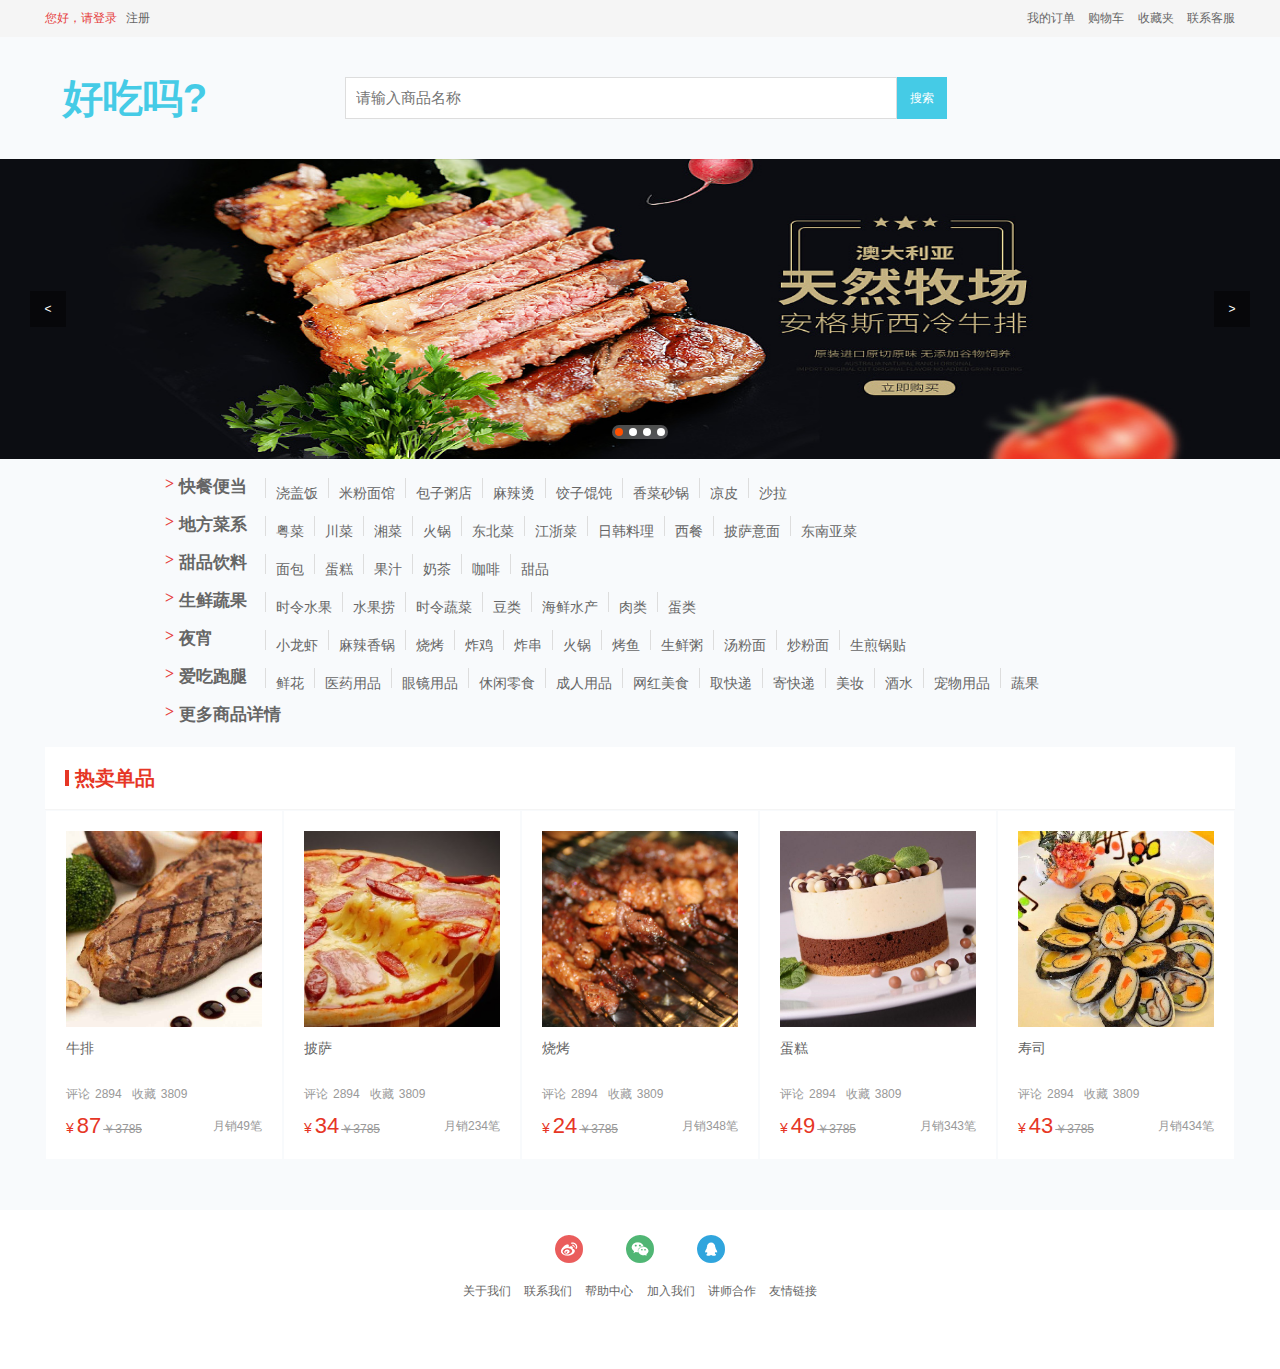
<file: index.html>
<!DOCTYPE html>
<html lang="en">

<head>
  <meta charset="UTF-8">
  <meta http-equiv="X-UA-Compatible" content="ie=edge,chrome=1">
  <title>好吃吗</title>
  <meta name="description" content="外卖网站">
  <link rel="stylesheet" href="css/iconfont.css">
  <link rel="stylesheet" href="css/index.css">

<body>
  <div class="top-nav">
    <div class="w clearfix">
      <div class="login">
        <a href="#" class="h">您好，请登录</a>
        <a href="#">注册</a>
      </div>
      <ul class="nav-list">
        <li>
          <a href="#" class="link">我的订单</a>
        </li>
        <li>
          <a href="#" class="link">购物车</a>
        </li>
        <li>
          <a href="#" class="link">收藏夹</a>
        </li>
        <li>
          <a href="#" class="link">联系客服</a>
        </li>
      </ul>
    </div>
  </div>
  <div class="searchWrap">
    <div class="w">
      <a href="#" class="logo">好吃吗?</a>
      <div class="search-box clearfix">
        <input class="searchInput" type="text" id="searchInput" placeholder="请输入商品名称">
        <button class="search-btn">搜索</button>
        <ul id="search-suggest" class="search-suggest">

        </ul>
      </div>
    </div>
  </div>

  <div class="banner-wrap">
    <div class="banner">
      <ul id="swiper">

      </ul>
      <div class="prev swiper-arrow"><</div>
      <div class="next swiper-arrow">></div>
      <div id="indicators" class="indicators">
      </div>
    </div>
  </div>

  <div class="w menu clearfix">
    <li class="list-item">
      <div class="subcate">
        <dl class="subcate_item">
          <dt class="subcate_title">
            <a href="detail.html" class="subcate_link">快餐便当<i class="iconfont subcate_title_arrow">></i></a>
          </dt>
          <dd class="subcate_con clearfix">
            <a href="detail.html" class="subcate_con_lk">浇盖饭</a>
            <a href="detail.html" class="subcate_con_lk">米粉面馆</a>
            <a href="detail.html" class="subcate_con_lk">包子粥店</a>
            <a href="detail.html" class="subcate_con_lk">麻辣烫</a>
            <a href="detail.html" class="subcate_con_lk">饺子馄饨</a>
            <a href="detail.html" class="subcate_con_lk">香菜砂锅</a>
            <a href="detail.html" class="subcate_con_lk">凉皮</a>
            <a href="detail.html" class="subcate_con_lk">沙拉</a></dd>
        </dl>
        <dl class="subcate_item">
          <dt class="subcate_title">
            <a href="detail.html" class="subcate_link">地方菜系<i class="iconfont subcate_title_arrow">></i></a>
          </dt>
          <dd class="subcate_con clearfix">
            <a href="detail.html" class="subcate_con_lk">粤菜</a>
            <a href="detail.html" class="subcate_con_lk">川菜</a>
            <a href="detail.html" class="subcate_con_lk">湘菜</a>
            <a href="detail.html" class="subcate_con_lk">火锅</a>
            <a href="detail.html" class="subcate_con_lk">东北菜</a>
            <a href="detail.html" class="subcate_con_lk">江浙菜</a>
            <a href="detail.html" class="subcate_con_lk">日韩料理</a>
            <a href="detail.html" class="subcate_con_lk">西餐</a>
            <a href="detail.html" class="subcate_con_lk">披萨意面</a>
            <a href="detail.html" class="subcate_con_lk">东南亚菜</a>
          </dd>
        </dl>
        <dl class="subcate_item">
          <dt class="subcate_title">
            <a href="detail.html" class="subcate_link">甜品饮料<i class="iconfont subcate_title_arrow">></i></a>
          </dt>
          <dd class="subcate_con clearfix">
            <a href="detail.html" class="subcate_con_lk">面包</a>
            <a href="detail.html" class="subcate_con_lk">蛋糕</a>
            <a href="detail.html" class="subcate_con_lk">果汁</a>
            <a href="detail.html" class="subcate_con_lk">奶茶</a>
            <a href="detail.html" class="subcate_con_lk">咖啡</a>
            <a href="detail.html" class="subcate_con_lk">甜品</a>
          </dd>
        </dl>
        <dl class="subcate_item">
          <dt class="subcate_title">
            <a href="detail.html" class="subcate_link">生鲜蔬果<i class="iconfont subcate_title_arrow">></i></a>
          </dt>
          <dd class="subcate_con clearfix">
            <a href="detail.html" class="subcate_con_lk">时令水果</a>
            <a href="detail.html" class="subcate_con_lk">水果捞</a>
            <a href="detail.html" class="subcate_con_lk">时令蔬菜</a>
            <a href="detail.html" class="subcate_con_lk">豆类</a>
            <a href="detail.html" class="subcate_con_lk">海鲜水产</a>
            <a href="detail.html" class="subcate_con_lk">肉类</a>
            <a href="detail.html" class="subcate_con_lk">蛋类</a>
          </dd>
        </dl>
        <dl class="subcate_item">
          <dt class="subcate_title">
            <a href="detail.html" class="subcate_link">夜宵<i class="iconfont subcate_title_arrow">></i></a>
          </dt>
          <dd class="subcate_con clearfix">
            <a href="detail.html" class="subcate_con_lk">小龙虾</a>
            <a href="detail.html" class="subcate_con_lk">麻辣香锅</a>
            <a href="detail.html" class="subcate_con_lk">烧烤</a>
            <a href="detail.html" class="subcate_con_lk">炸鸡</a>
            <a href="detail.html" class="subcate_con_lk">炸串</a>
            <a href="detail.html" class="subcate_con_lk">火锅</a>
            <a href="detail.html" class="subcate_con_lk">烤鱼</a>
            <a href="detail.html" class="subcate_con_lk">生鲜粥</a>
            <a href="detail.html" class="subcate_con_lk">汤粉面</a>
            <a href="detail.html" class="subcate_con_lk">炒粉面</a>
            <a href="detail.html" class="subcate_con_lk">生煎锅贴</a>
          </dd>
        </dl>
        <dl class="subcate_item">
          <dt class="subcate_title">
            <a href="detail.html" class="subcate_link">爱吃跑腿<i class="iconfont subcate_title_arrow">></i></a>
          </dt>
          <dd class="subcate_con clearfix">
            <a href="detail.html" class="subcate_con_lk">鲜花</a>
            <a href="detail.html" class="subcate_con_lk">医药用品</a>
            <a href="detail.html" class="subcate_con_lk">眼镜用品</a>
            <a href="detail.html" class="subcate_con_lk">休闲零食</a>
            <a href="detail.html" class="subcate_con_lk">成人用品</a>
            <a href="detail.html" class="subcate_con_lk">网红美食</a>
            <a href="detail.html" class="subcate_con_lk">取快递</a>
            <a href="detail.html" class="subcate_con_lk">寄快递</a>
            <a href="detail.html" class="subcate_con_lk">美妆</a>
            <a href="detail.html" class="subcate_con_lk">酒水</a>
            <a href="detail.html" class="subcate_con_lk">宠物用品</a>
            <a href="detail.html" class="subcate_con_lk">蔬果</a>
          </dd>
        </dl>
        <dl class="subcate_item">
          <dt class="subcate_title">
            <a href="detail.html" class="subcate_link">更多商品详情<i class="iconfont subcate_title_arrow">></i></a>
          </dt>
        </dl>
      </div>
    </li>
  </div>
  <div id="hotsale" class="layer w">
    <div class="layer-inner">
      <h3 class="hotSale">热卖单品</h3>
      <ul id="hotSaleList" class="saleList clearfix">

      </ul>
    </div>
  </div>

  <div class="footer">
    <ul class="footer_container w">
      <div class="footer_social">
        <a href="">
          <img
            src="[data-uri]"
            alt="官方微博">
        </a>
        <a href="">
          <img
            src="[data-uri]"
            alt="官方公众号">
        </a>
        <a href="">
          <img
            src="[data-uri]"
            alt="客服QQ">
        </a>
      </div>
      <ul class="footer_link">
        <li><a>关于我们</a></li>
        <li><a>联系我们</a></li>
        <li><a>帮助中心</a></li>
        <li><a>加入我们</a></li>
        <li><a>讲师合作</a></li>
        <li><a>友情链接</a></li>
      </ul>
  </div>
  </div>
  <script src="js/ajax.js"></script>
  <script src="js/index.js"></script>
</body>

</html>
</file>
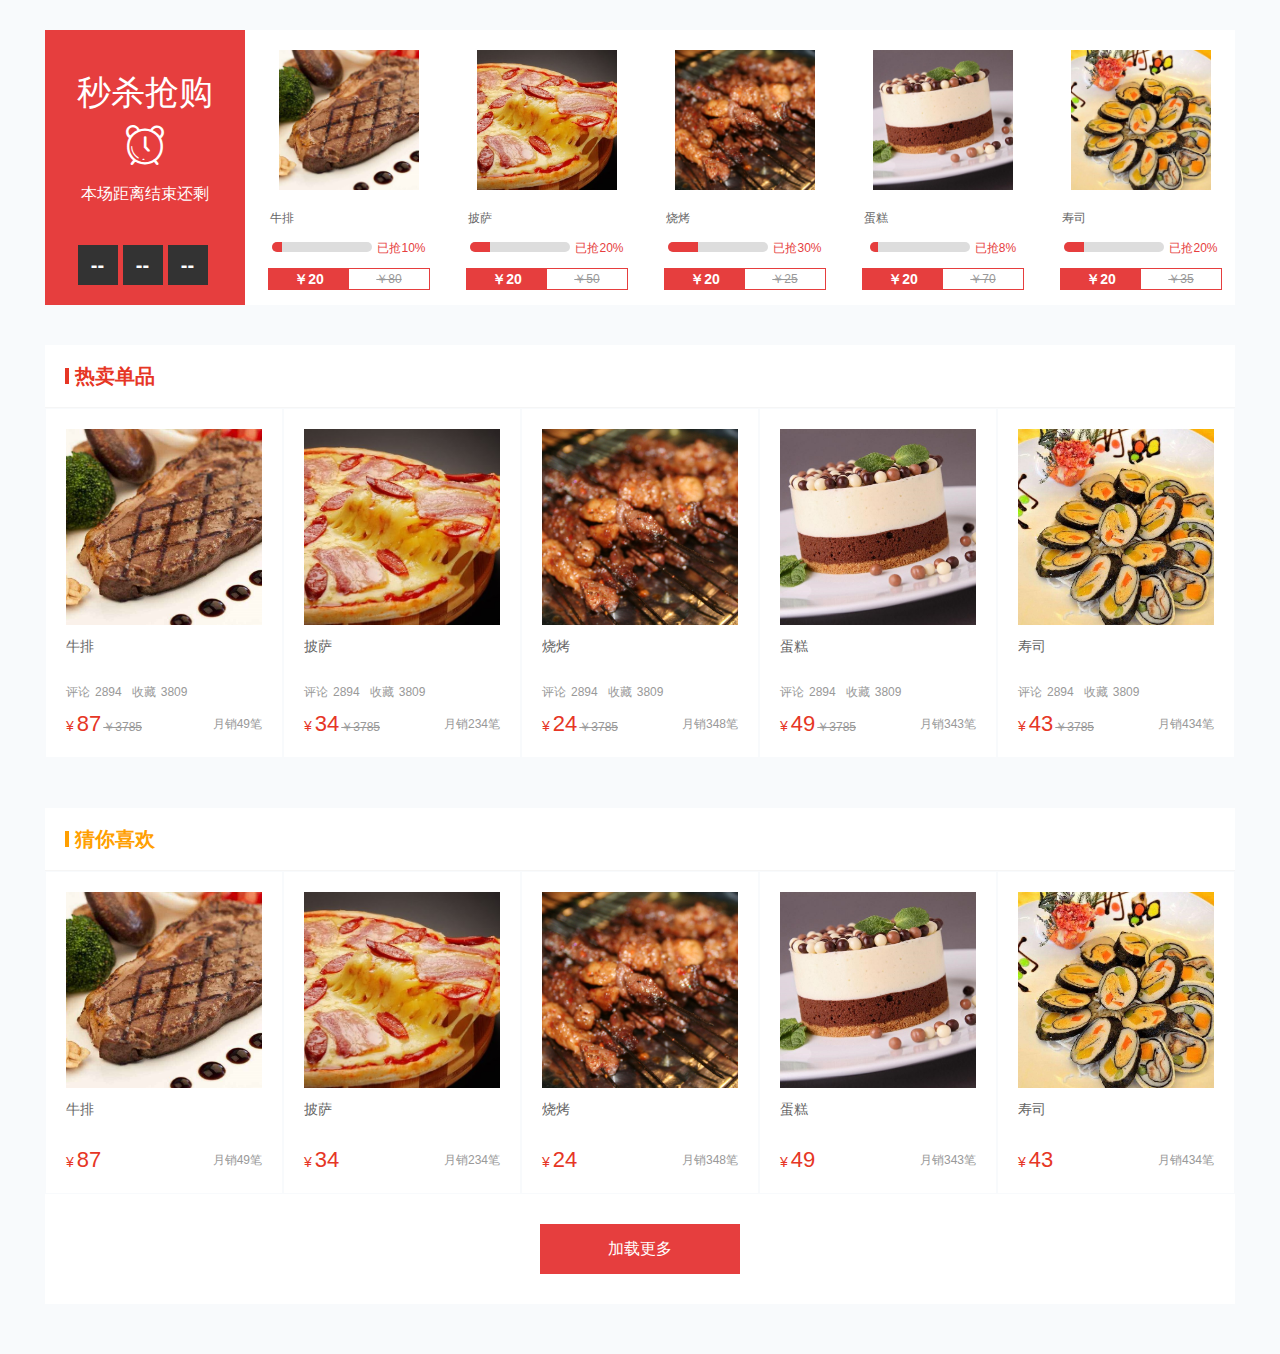
<file: detail.html>
<!DOCTYPE html>
<html lang="en">
<head>
    <meta charset="UTF-8">
    <title>商品详情</title>
    <link rel="stylesheet" href="css/iconfont.css">
    <link rel="stylesheet" href="css/index.css">
</head>
<body>
<div id="miaosha" class="miaosha w clearfix">
    <div class="miaosha-time">
        <div class="ms_tit">秒杀抢购</div>
        <span class="iconfont icon-alarm"></span>
        <div class="ms_desc">本场距离结束还剩</div>
        <div class="countdown clearfix">
            <div class="cd_item cd_hour">--</div>
            <div class="cd_item cd_minute">--</div>
            <div class="cd_item cd_second">--</div>
        </div>
    </div>
    <div id="miaoshaList" class="miaosha-list clearfix">
    </div>
</div>
<div id="hotsale" class="layer w">
    <div class="layer-inner">
        <h3 class="hotSale">热卖单品</h3>
        <ul id="hotSaleList" class="saleList clearfix">

        </ul>
    </div>
</div>
<div id="guesslike" class="layer w">
    <div class="layer-inner">
        <h3 class="likeSale">猜你喜欢</h3>
        <ul id="gl" class="saleList clearfix">
        </ul>
        <div id="loadMore" class="loadMore"><span>加载更多</span></div>
    </div>
</div>
<script src="js/ajax.js"></script>
<script src="js/index.js"></script>
</body>

</html>
</file>
<file: css/iconfont.css>
@font-face {font-family: "iconfont";
  src: url('iconfont.eot?t=1564114636136'); /* IE9 */
  src: url('iconfont.eot?t=1564114636136#iefix') format('embedded-opentype'), /* IE6-IE8 */
  url('[data-uri]') format('woff2'),
  url('iconfont.woff?t=1564114636136') format('woff'),
  url('iconfont.ttf?t=1564114636136') format('truetype'), /* chrome, firefox, opera, Safari, Android, iOS 4.2+ */
  url('iconfont.svg?t=1564114636136#iconfont') format('svg'); /* iOS 4.1- */
}

.iconfont {
  font-family: "iconfont" !important;
  font-size: 16px;
  font-style: normal;
  -webkit-font-smoothing: antialiased;
  -moz-osx-font-smoothing: grayscale;
}

.icon-lingshi:before {
  content: "\e647";
}

.icon-shouji:before {
  content: "\e652";
}

.icon-tushu:before {
  content: "\e640";
}

.icon-leimucuzhubao:before {
  content: "\e64a";
}

.icon-alarm:before {
  content: "\e601";
}

.icon-leijiayongdianqix:before {
  content: "\e68b";
}

.icon-qiche:before {
  content: "\e61d";
}

.icon-qingjie:before {
  content: "\e607";
}

.icon-diannao:before {
  content: "\e61e";
}

.icon-jiaju:before {
  content: "\e645";
}

.icon-fuzhuang-tixue:before {
  content: "\e60a";
}
</file>
<file: css/index.css>
* {
  margin: 0;
  padding: 0;
}

body,
button,
input {
  font: 12px arial;
}

li {
  list-style: none;
}

a {
  color: #666;
  text-decoration: none;
}

input,
button {
  border: none;
  outline: none;
}

body {
  background-color: #f8fafc;
}

.w {
  width: 1190px;
  margin: 0 auto;
}

.clearfix {
  *zoom: 1;
}

.clearfix::after {
  content: "";
  display: block;
  height: 0;
  clear: both;
}

/* 顶部栏 */
.top-nav {
  background-color: #f5f5f5;
  padding: 10px 0;
  font-size: 12px;
}
.top-nav .login {
  float: left;
}
.top-nav .login .h {
  color: #e63e3e;
  margin-right: 6px;
}

.top-nav .nav-list {
  float: right;
}
.top-nav .nav-list li {
  display: inline-block;
  margin-left: 10px;
}

/* 搜索框 */
.searchWrap .w {
  position: relative;
}
.logo {
  position: absolute;
  top: 33px;
  left: 15px;
  width: 150px;
  height: 56px;
  line-height: 56px;
  font-size: 40px;
  color: #45cbe6;
  font-weight: bold;
  text-align: center;
}

.search-box {
  position: relative;
  padding: 40px 0 40px 300px;
}

.search-box .searchInput {
  float: left;
  width: 530px;
  height: 40px;
  line-height: 40px;
  border: 1px solid #ddd;
  padding: 0 10px;
  font-size: 15px;
}
.search-box .search-btn {
  float: left;
  width: 50px;
  height: 42px;
  background-color: #45cbe6;
  color: #fff;
}

.search-suggest {
  display: none;
  position: absolute;
  top: 82px;
  width: 550px;
  background-color: #fff;
  border: 1px solid #ddd;
  z-index: 1000;
}
ul.search-suggest li {
  height: 30px;
  line-height: 30px;
  font-size: 14px;
  padding: 0 10px;
}


/* 商品分类 */
.menu {
  padding-bottom: 30px;
}
.aside-nav {
  float: left;
  width: 200px;
  height: 500px;
  box-shadow: 2px 6px 9px rgba(0, 0, 0, .2);
}
.list-item .item-href {
  display: block;
  margin: 0 20px;
  height: 50px;
  line-height: 50px;
  color: #333;
  border-bottom: 1px dotted #ddd;
  box-sizing: border-box;
}

.list-item:last-child .item-href {
  border: none;
}

.list-item .iconfont {
  float: left;
  margin-right: 5px;
  color: #e63e3e;
}

.list-item:hover .iconfont {
  color: #fff;
}

.nav-list {
  position: relative;
}

.list-item:hover,
.list-item:hover .item-href{
  background: #e63625;
  color: #fff;
}

/* 二级分类 */
.nav-list .item-menu {
  display: none;
  position: absolute;
  left: 200px;
  top: 0;
  width: 900px;
  min-height: 500px;
  background-color: #fff;
  box-shadow: 2px 2px 9px rgba(0, 0, 0, .2);
  z-index: 999;
}
.list-item:hover .item-menu {
  display: block;
}

.subcate {
  float: left;
  width: 1100px;
  padding: 10px 30px 20px 100px;
}

.subcate .subcate_item {
  position: relative;
  padding-left: 120px;
}

.subcate .subcate_item .subcate_title {
  position: absolute;
  left: 0;
  top: 6px;
  width: 170px;
  text-align: left;
  white-space: nowrap;
  text-overflow: ellipsis;
  overflow: hidden;
  font-weight: 700;
  font-size: 17px;
}

.subcate_title .subcate_title_arrow {
  margin-left: 20px;
}

.subcate .subcate_con {
  padding: 5px 0;
}

.subcate .subcate_con .subcate_con_lk {
  float: left;
  height: 20px;
  line-height: 30px;
  border-left: 1px solid #ddd;
  padding: 0 10px;
  margin: 4px 0;
  font-size: 14px;
}
.subcate .subcate_link:hover,
.subcate .subcate_con .subcate_con_lk:hover{
  color: #e63625;
}


/* 二级分类猜你喜欢 */
.guessLike {
  float: left;
  width: 250px;
  padding-top: 30px;
}
.guessLike h3 {
  color: #666;
  text-align: center;
}
.like_item {
  float: left;
}
.like_item .like_lk {
  display: block;
  width: 100px;
  padding: 10px 0 0 15px;
}
.like_item .like_lk img {
  width: 100px;
  height: 100px;
}

.like_lk:hover img {
  opacity: .8;
  filter: alpha(opacity=80);
}

.like_item .like_lk p {
  height: 24px;
  line-height: 24px;
  font-size: 12px;
  overflow: hidden;
  white-space: nowrap;
  text-overflow: ellipsis;
  color: #666;
}
.like_lk:hover p {
  color: #e63625;
}

/* 轮播图 */
.banner-wrap {

}
.banner-wrap .banner {
  position: relative;
  width: 100%;
  height: 300px;
}

.banner-wrap .banner ul {
  display: flex;
  width: 100%;
}

.banner-wrap .banner ul li{
  transition: opacity .3s;
}

.banner-wrap .banner ul li a{
  display: block;
  width: 970px;
  height: 300px;
}
.banner-wrap .banner ul li a img {
  width: 1400px;
  height: 300px;
}

.prev {
  left: 30px;
}
.next {
  right: 30px;
}

.swiper-arrow {
  position: absolute;
  top: 50%;
  width: 36px;
  height: 36px;
  line-height: 36px;
  text-align: center;
  color: #fff;
  background-color: rgba(0, 0, 0, .4);
  transform: translateY(-50%);
  cursor: pointer;
}

.indicators {
  position: absolute;
  bottom: 20px;
  left: 50%;
  transform: translateX(-50%);
  height: 14px;
  background-color: rgba(255, 255, 255, .3);
  border-radius: 10px;
}
.indicators .indicator {
  display: inline-block;
  width: 8px;
  height: 8px;
  margin: 3px;
  background-color: #fff;
  border-radius: 50%;
  cursor: pointer;
}
.indicators .on {
  background-color: #ff5000;
}


/* 秒杀专区 */
.miaosha {
  margin-top: 30px;
  padding-bottom: 40px;
}
.miaosha .miaosha-time {
  position: relative;
  float: left;
  width: 200px;
  height: 275px;
  background-color: #e63e3e;
  color: #fff;
}
.miaosha-time .ms_tit {
  text-align: center;
  font-size: 34px;
  margin-top: 40px;
}
.miaosha-time .icon-alarm {
  position: absolute;
  top: 93px;
  left: 50%;
  transform: translateX(-50%);
  font-size: 40px;

}
.miaosha-time .ms_desc {
  position: absolute;
  left: 0;
  bottom: 100px;
  width: 100%;
  font-size: 16px;
  text-align: center;
}
.countdown {
  position: absolute;
  left: 32.5px;
  bottom: 20px;
}
.countdown .cd_item {
  float: left;
  width: 40px;
  height: 40px;
  line-height: 40px;
  text-align: center;
  background-color: #333;
  font-size: 20px;
  font-weight: bold;
  margin-right: 5px;
}

.miaosha-list {
  float: left;
  width: 990px;
  height: 275px;
}

.miaosha-list .ms-item {
  float: left;
  width: 198px;
  height: 275px;
  background: #fff;
}

.ms-item-lk {
  display: block;
  width: 100%;
  height: 100%;
  padding:0 5px;
}

.ms-item-lk .ms-item-img {
  display: block;
  width: 140px;
  height: 140px;
  padding: 20px;
  margin: auto;
}
.ms-item-lk:hover .ms-item-img {
  transform: scale(1.1);
  transition:transform .5s ease;
}

.ms-item-lk .ms-item-name {
  padding: 0 20px;
  overflow: hidden;
  text-overflow: ellipsis;
  white-space: nowrap;
}

.ms-item-lk:hover .ms-item-name {
  color: #e63e3e;
}

.ms-item-buy {
  line-height: 20px;
  margin: 10px 0;
  text-align: center;
}

.ms-item-buy .progress {
  display: inline-block;
  width: 100px;
  height: 10px;
  background-color: #ddd;
  border-radius: 5px;
  margin: 5px 5px 0 0;
}
.ms-item-buy .progress .progress-bar {
  display: block;
  width: 30%;
  height: 10px;
  background-color: #e63e3e;
  border-radius: 5px 0 0 5px;
}

.ms-item-buy .buy-num {
  display: inline-block;
  color: #e63e3e;
  font-size: 12px;
}

.ms-item-price {
  display: block;
  width: 160px;
  margin: auto;
  border: 1px solid #e63e3e;
}
.ms-item-price .cm-price {
  float: left;
  width: 80px;
  height: 20px;
  line-height: 20px;
  text-align: center;
}
.ms-item-price .new-price {
  font-size: 14px;
  background-color: #e63e3e;
  color: #fff;
  font-weight: bold;
}

.ms-item-price .origin-price {
  font-size: 12px;
  color: #999;
  text-decoration: line-through;
}

/* 专题专区 */
.layer {
  padding-bottom: 50px;
}
.layer-inner {
  background-color: #fff;
}
.layer-inner h3 {
  padding: 20px;
  font-size: 20px;
  height: 22px;
  line-height: 22px;
  border-bottom: 1px solid #f5f5f5;
}

.layer-inner h3::before {
  content: "";
  float: left;
  width: 4px;
  height: 16px;
  margin: 3px 6px 0 0;
}

.hotSale {
  color: #e63625;
}

.likeSale {
  color: #ff9f00;
}

.hotSale::before {
  background-color: #e63625;
}

.likeSale::before {
  background-color: #ff9f00;
}

.saleList .item {
  position: relative;
  float: left;
  width: 196px;
  padding: 20px;
  border: 1px solid #f8fafc;
}

.saleList .bs-item:hover {
  box-shadow: 0 0 20px rgba(0, 0, 0, .2);
}

.saleList .like-item:hover {
  border-color: #e63e3e;
  transition: border-color .3s;
}

.saleList .item a {
  display: block;
}

.saleList .item a .item-img {
  width: 196px;
  height: 196px;
}

.saleList .item .title {
  font-size: 14px;
  color: #666;
  height: 40px;
  line-height: 20px;
  overflow: hidden;
  margin: 8px 0;
}

.saleList .line-2 {
  margin-bottom: 10px;
}

.saleList .comment,
.saleList .collect {
  float: left;
  color: #999;
  margin-right: 10px;
}

.saleList .comment em,
.saleList .collect em {
  font-style: normal;
  margin-left: 5px;
}

.saleList .strong {
  color: #e63625;
  font-size: 22px;
  margin-right: 2px;
}

.saleList .strong::before {
  content: '\A5';
  font-size: 14px;
  color: #e63625;
  margin-right: 3px;
}

.saleList .price-through {
  text-decoration: line-through;
  color: #999;
}
.saleList .sell {
  float: right;
  color: #999;
  margin-top: 5px;
}

.saleList .item .item-more {
  display: none;
  position: absolute;
  left: 0;
  bottom: 0;
  width: 100%;
  height: 50px;
  line-height: 50px;
  text-align: center;
  font-size: 14px;
  background-color: #e63e3e;
  color: #fff;
}
.saleList .like-item:hover .item-more {
  display: block;
}

.loadMore {
  padding: 30px 0;
}

.loadMore span {
  display: block;
  width: 200px;
  height: 50px;
  line-height: 50px;
  background-color: #e63e3e;
  margin: auto;
  text-align: center;
  font-size: 16px;
  color: #fff;
  cursor: pointer;
}


/* 底部栏 */
.footer {
  background-color: #fff;
}

.footer_container {
  height: 144px;
  padding-top: 15px;
}

.footer_social {
  height: 48px;
  text-align: center;
}

.footer_social a {
  display: inline-block;
  height: 48px;
}
.footer_social a img {
  height: 28px;
  padding: 10px 20px;
}
.footer_link {
  text-align: center;
  margin: 10px 0;
}
.footer_link li {
  display: inline-block;
  margin: 0 5px;
  font-size: 12px;
  cursor: pointer;
}
.footer_link li a:hover {
  text-decoration: underline;
}
.footer_copyright {
  color: #5e5e5e;
  width: 450px;
  margin:5px auto 0;
  border-top: 1px solid #000;
  text-align: center;
  padding-top: 10px;
}


/* 悬浮菜单 */
.tool {
  position: fixed;
  top: 80px;
  right: 10px;
  width: 50px;
  text-align: center;
  z-index: 10;
}
.tool a {
  position: relative;
  display: block;
  font-size: 13px;
  height: 44px;
  line-height: 17px;
  background-color: #fff;
  padding: 8px 8px 0;
  cursor: pointer;
}
.tool a::after {
  content: "";
  position: absolute;
  left: 8px;
  bottom: -1px;
  width: 34px;
  border-bottom: 1px solid #efefef;
  z-index: 5;
}
.tool a.on,.tool a:hover {
  background-color: #e63e3e;
  color: #fff;
  z-index: 6;
}
a.tool-item1 {
  color: #e63e3e;
}
a.tool-item2 {
  color: #28ABFF;
}
a.tool-item3 {
  color: #ff9f00;
}
a.tool-item5 {
  line-height: 40px;
}

.top-arrow {
  display: block;
  width: 6px;
  height: 6px;
  border-top: 1.5px solid #999;
  border-left: 1.5px solid #999;
  transform: rotate(45deg);
  margin: 5px auto;
}
.tool a:hover .top-arrow {
  border-color:#fff;
}

#goTop {
  display: none;
}
</file>
